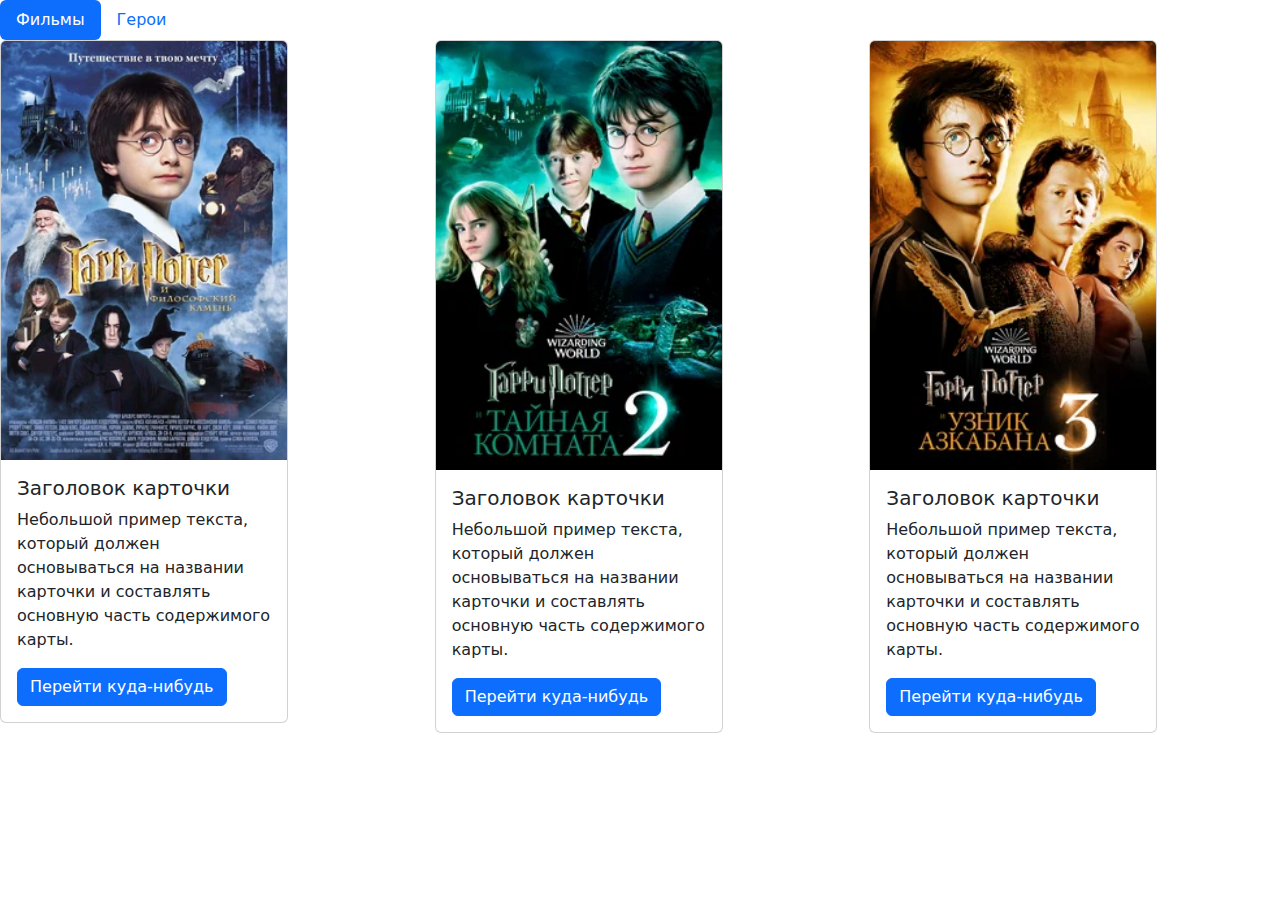
<file: templates/index.html>
<!DOCTYPE html>
<html lang="en">
<head>
    <meta charset="UTF-8">
    <title>Фильмы</title>
    <link href="https://cdn.jsdelivr.net/npm/bootstrap@5.3.3/dist/css/bootstrap.min.css" rel="stylesheet" integrity="sha384-QWTKZyjpPEjISv5WaRU9OFeRpok6YctnYmDr5pNlyT2bRjXh0JMhjY6hW+ALEwIH" crossorigin="anonymous">

</head>
<body>

    <ul class="nav nav-pills">
      <li class="nav-item">
        <a class="nav-link active" aria-current="page" href="/">Фильмы</a>
      </li>
      <li class="nav-item">
        <a class="nav-link" href="/person/">Герои</a>
      </li>
    </ul>

    <div class="conteiner">
        <div class="row">
            <div class="col-sm-12 col-md-6 col-lg-4">
                <div class="card" style="width: 18rem;">
                  <img src="../static/images/Garry1.jpg" class="card-img-top" alt="...">
                  <div class="card-body">
                    <h5 class="card-title">Заголовок карточки</h5>
                    <p class="card-text">Небольшой пример текста, который должен основываться на названии карточки и составлять основную часть содержимого карты.</p>
                    <a href="#" class="btn btn-primary">Перейти куда-нибудь</a>
                  </div>
                </div>
            </div>
            <div class="col-sm-12 col-md-6 col-lg-4">
                <div class="card" style="width: 18rem;">
                  <img src="../static/images/Garry2.jpg" class="card-img-top" alt="...">
                  <div class="card-body">
                    <h5 class="card-title">Заголовок карточки</h5>
                    <p class="card-text">Небольшой пример текста, который должен основываться на названии карточки и составлять основную часть содержимого карты.</p>
                    <a href="#" class="btn btn-primary">Перейти куда-нибудь</a>
                  </div>
                </div>
            </div>
            <div class="col-sm-12 col-md-6 col-lg-4">
                <div class="card" style="width: 18rem;">
                  <img src="../static/images/Garry3.jpg" class="card-img-top" alt="...">
                  <div class="card-body">
                    <h5 class="card-title">Заголовок карточки</h5>
                    <p class="card-text">Небольшой пример текста, который должен основываться на названии карточки и составлять основную часть содержимого карты.</p>
                    <a href="#" class="btn btn-primary">Перейти куда-нибудь</a>
                  </div>
                </div>
        </div>

    </div>

    <script src="https://cdn.jsdelivr.net/npm/bootstrap@5.3.3/dist/js/bootstrap.bundle.min.js" integrity="sha384-YvpcrYf0tY3lHB60NNkmXc5s9fDVZLESaAA55NDzOxhy9GkcIdslK1eN7N6jIeHz" crossorigin="anonymous"></script>
</body>
</html>
</file>
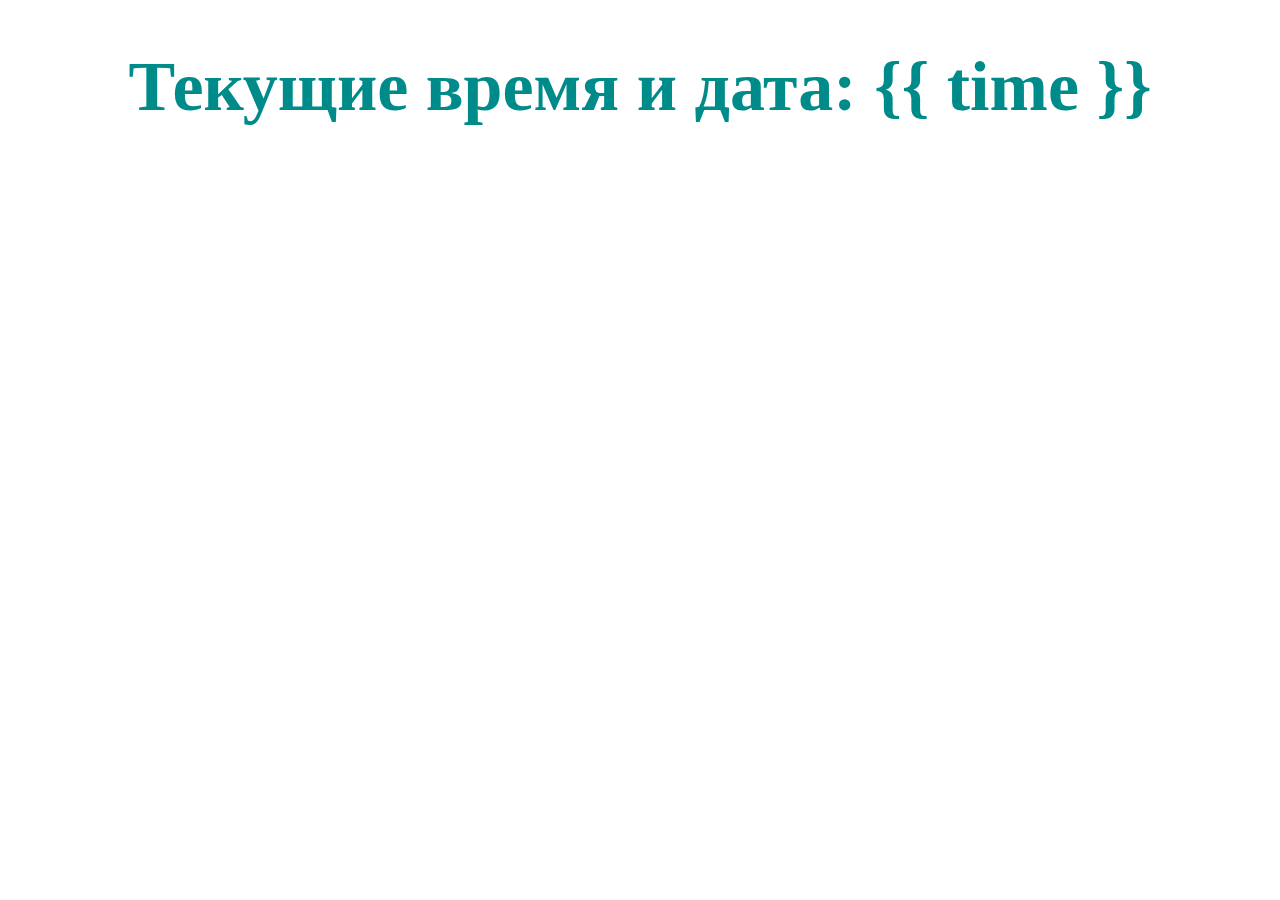
<file: templates/hw1.html>
<!DOCTYPE html>
<html lang="en">
<head>
    <meta charset="UTF-8">
    <title>Current Date and Time</title>
    <link rel="stylesheet" href="..\static\css\homework1.css">
</head>
<body>
    <div>
        <h1>Текущие время и дата: {{ time }}</h1>
    </div>
</body>
</html>
</file>
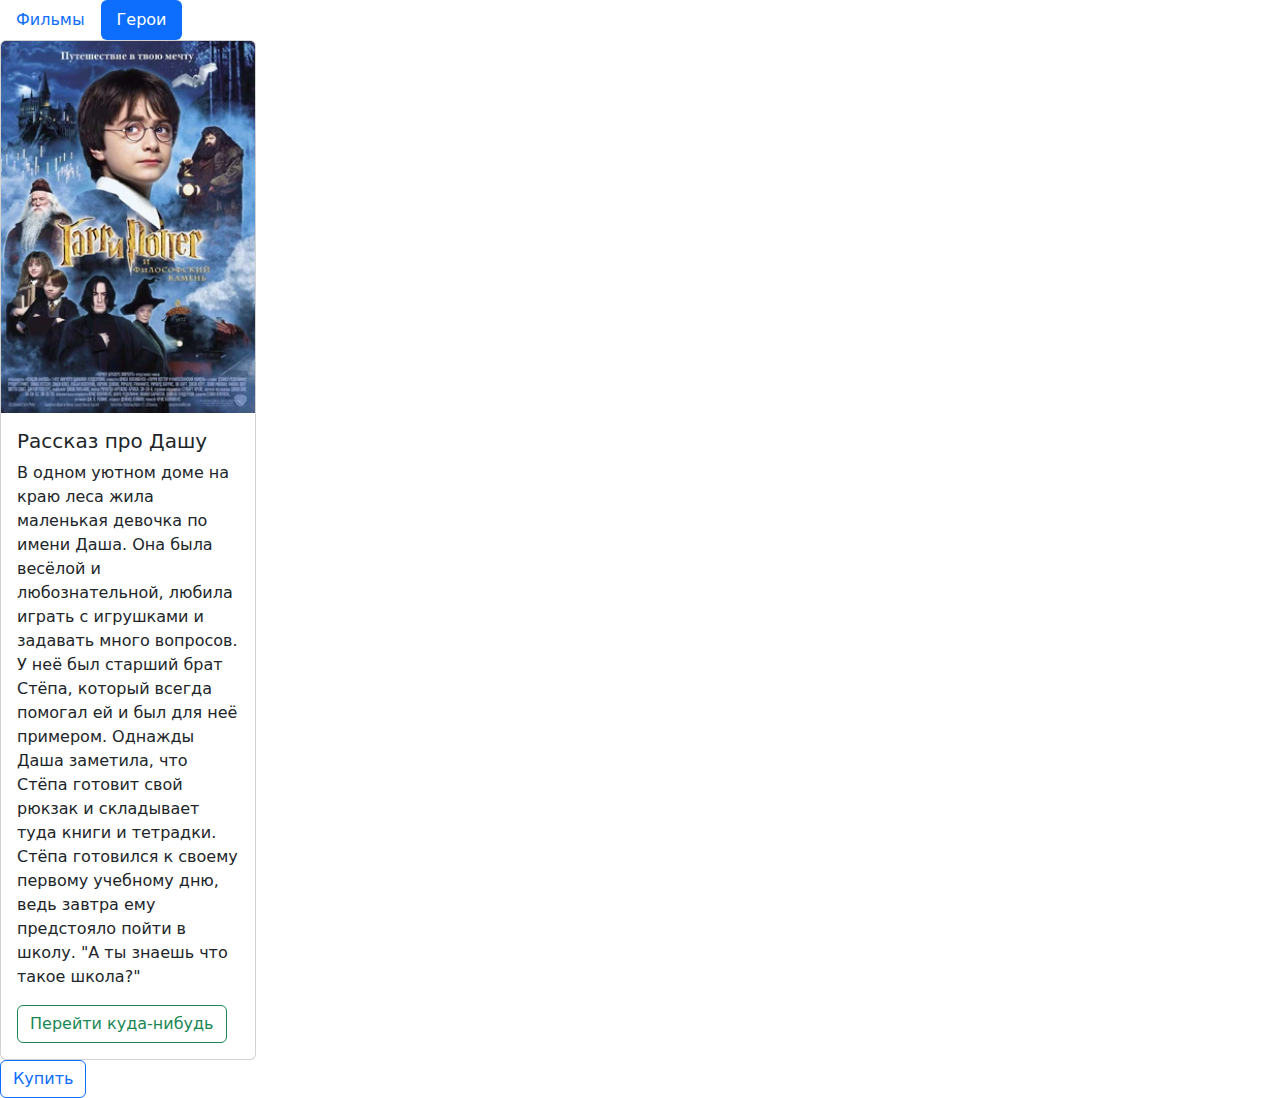
<file: templates/main.html>
<!DOCTYPE html>
<html lang="en">
<head>
    <meta charset="UTF-8">
    <title>Персонажи</title>
    <link href="https://cdn.jsdelivr.net/npm/bootstrap@5.3.3/dist/css/bootstrap.min.css" rel="stylesheet" integrity="sha384-QWTKZyjpPEjISv5WaRU9OFeRpok6YctnYmDr5pNlyT2bRjXh0JMhjY6hW+ALEwIH" crossorigin="anonymous">
</head>
<body>

    <ul class="nav nav-pills">
      <li class="nav-item">
        <a class="nav-link" aria-current="page" href="/">Фильмы</a>
      </li>
      <li class="nav-item">
        <a class="nav-link active" href="/person/">Герои</a>
      </li>
    </ul>


    <div class="card" style="width: 16rem;">
        <img src="../static/images/Garry1.jpg" class="card-img-top" alt="...">
        <div class="card-body">
            <h5 class="card-title">Рассказ про Дашу</h5>
            <p class="card-text">В одном уютном доме на краю леса жила маленькая девочка по имени Даша. Она была весёлой и любознательной, любила играть с игрушками и задавать много вопросов. У неё был старший брат Стёпа, который всегда помогал ей и был для неё примером. Однажды Даша заметила, что Стёпа готовит свой рюкзак и складывает туда книги и тетрадки.

Стёпа готовился к своему первому учебному дню, ведь завтра ему предстояло пойти в школу.

"А ты знаешь что такое школа?"
</p>
            <a href="#" class="btn btn-outline-success">Перейти куда-нибудь</a>
        </div>
    </div>

    <button type="button" class="btn btn-outline-primary">Купить</button>

    <script src="https://cdn.jsdelivr.net/npm/bootstrap@5.3.3/dist/js/bootstrap.bundle.min.js" integrity="sha384-YvpcrYf0tY3lHB60NNkmXc5s9fDVZLESaAA55NDzOxhy9GkcIdslK1eN7N6jIeHz" crossorigin="anonymous"></script>
</body>
</html>
</file>
